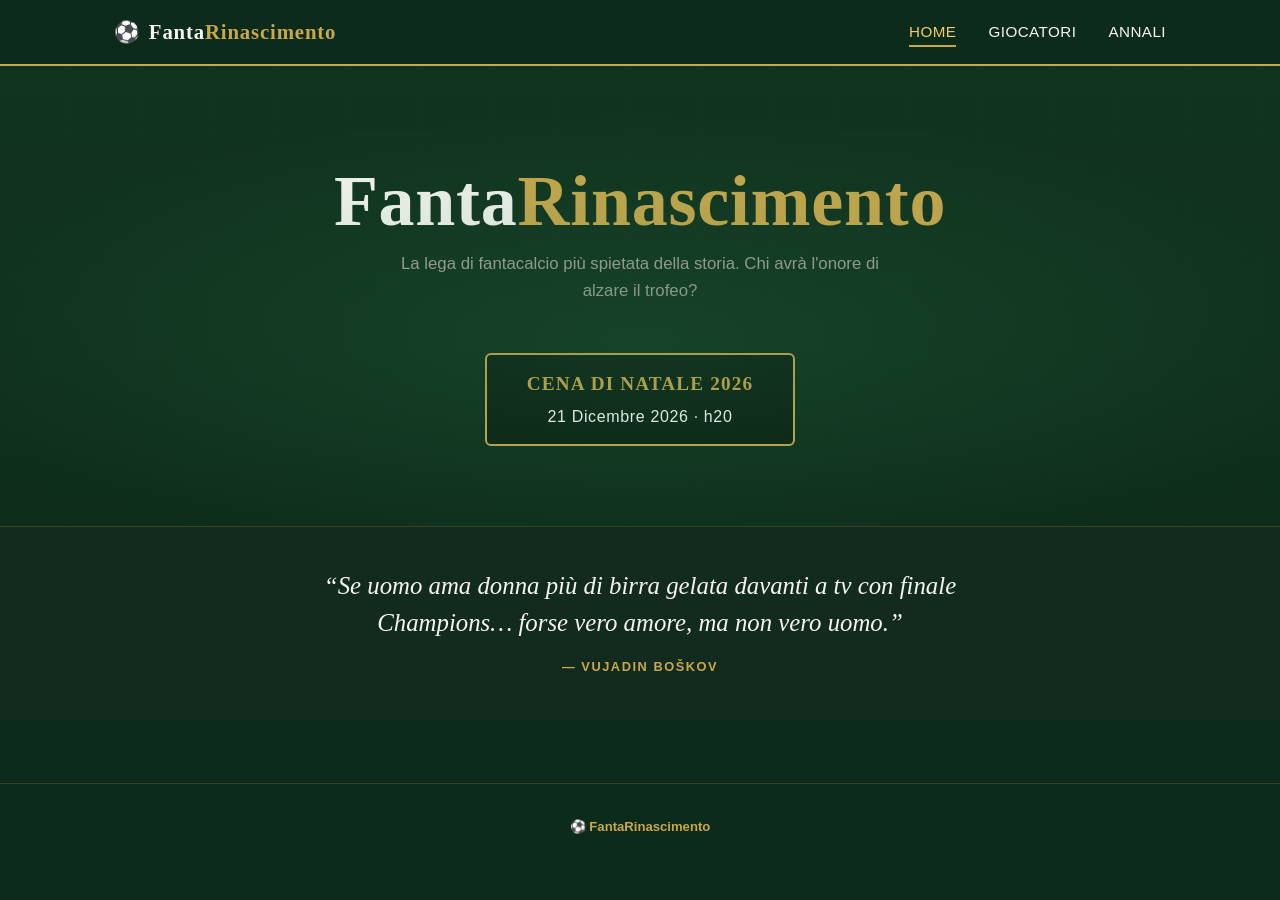
<file: index.html>
<!DOCTYPE html>
<html lang="it">
<head>
  <meta charset="UTF-8" />
  <meta name="viewport" content="width=device-width, initial-scale=1.0" />
  <title>FantaRinascimento – La Lega</title>
  <link rel="icon" type="image/png" href="img/favicon.png" />
  <link rel="stylesheet" href="style.css" />
</head>
<body>

  <!-- NAVBAR -->
  <nav>
    <div class="nav-inner">
      <a class="nav-logo" href="/">⚽ <span>Fanta<em>Rinascimento</em></span></a>
      <button class="nav-toggle" aria-label="Menu" id="nav-toggle">
        <span></span><span></span><span></span>
      </button>
      <ul class="nav-links" id="nav-links">
        <li><a href="/" class="active">Home</a></li>
        <li><a href="/giocatori">Giocatori</a></li>
        <li><a href="/annali">Annali</a></li>
      </ul>
    </div>
  </nav>

  <!-- HERO -->
  <section class="hero">
    <h1>Fanta<em>Rinascimento</em></h1>
    <p class="hero-subtitle">La lega di fantacalcio più spietata della storia. Chi avrà l'onore di alzare il trofeo?</p>
    <div class="asta-info">
      <span class="asta-label">Cena di Natale 2026</span>
      <span class="asta-date">21 Dicembre 2026 · h20</span>
    </div>
  </section>

  <!-- QUOTE BAR -->
  <div class="stats-bar">
    <div class="section" style="justify-content: center; padding: 2.5rem 2rem;">
      <blockquote class="boskov-quote">
        <p>&#8220;Se uomo ama donna più di birra gelata davanti a tv con finale Champions&#8230; forse vero amore, ma non vero uomo.&#8221;</p>
        <cite>— Vujadin Boškov</cite>
      </blockquote>
    </div>
  </div>

  <!-- FOOTER -->
  <footer>
    <p>⚽ <strong>FantaRinascimento</strong></p>
  </footer>

  <script>
    var t = document.getElementById('nav-toggle');
    var l = document.getElementById('nav-links');
    t.addEventListener('click', function() {
      t.classList.toggle('open');
      l.classList.toggle('open');
    });
  </script>
</body>
</html>
</file>
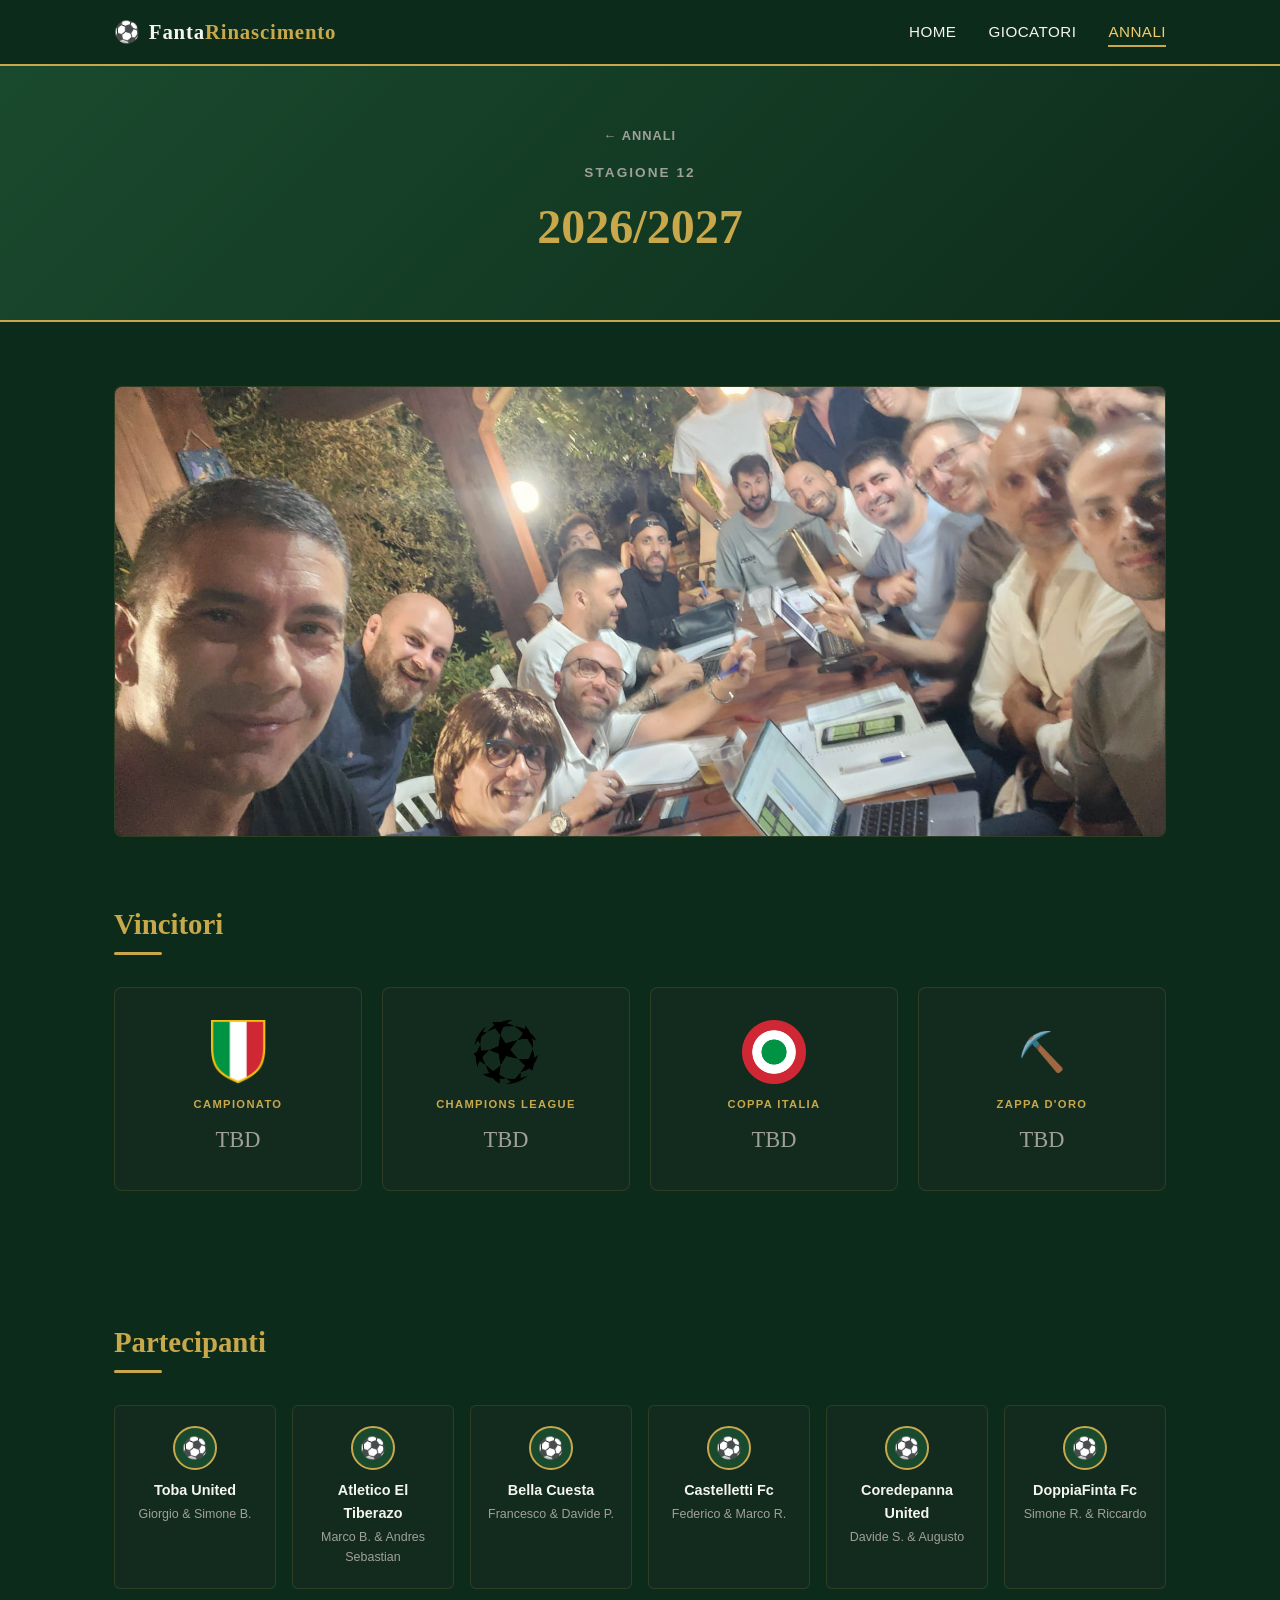
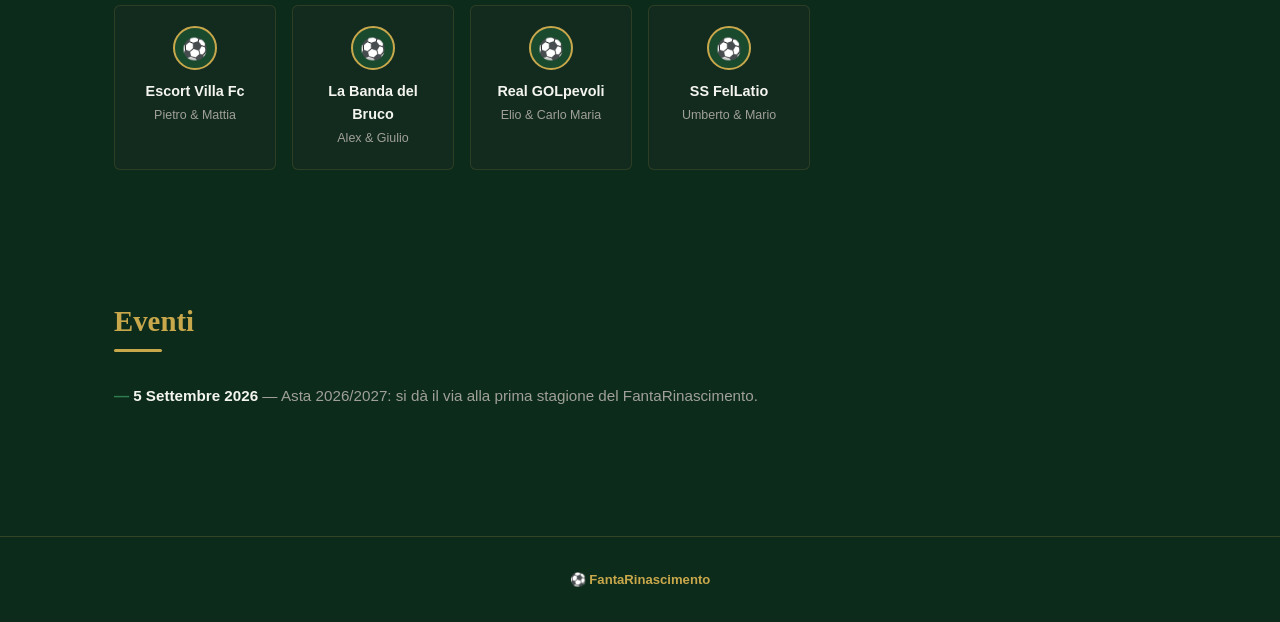
<file: annali-2026-2027.html>
<!DOCTYPE html>
<html lang="it">
<head>
  <meta charset="UTF-8" />
  <meta name="viewport" content="width=device-width, initial-scale=1.0" />
  <title>Stagione 12 · 2026/2027 – FantaRinascimento</title>
  <link rel="icon" type="image/png" href="img/favicon.png" />
  <link rel="stylesheet" href="style.css" />
</head>
<body>

  <!-- NAVBAR -->
  <nav>
    <div class="nav-inner">
      <a class="nav-logo" href="/">⚽ <span>Fanta<em>Rinascimento</em></span></a>
      <button class="nav-toggle" aria-label="Menu" id="nav-toggle">
        <span></span><span></span><span></span>
      </button>
      <ul class="nav-links" id="nav-links">
        <li><a href="/">Home</a></li>
        <li><a href="/giocatori">Giocatori</a></li>
        <li><a href="/annali" class="active">Annali</a></li>
      </ul>
    </div>
  </nav>

  <!-- PAGE HERO -->
  <div class="page-hero">
    <a class="page-hero-back" href="/annali">&larr; Annali</a>
    <div class="page-hero-kicker">Stagione 12</div>
    <h1>2026/2027</h1>
  </div>

  <!-- FOTO STAGIONE -->
  <div class="section" style="padding-bottom: 0;">
    <div class="stagione-foto-frame">
      <img src="foto-aste/asta_2026.jpeg" alt="Asta 2026/2027" />
    </div>
  </div>

  <!--
    VINCITORI
    Quando la stagione si conclude, sostituisci "TBD" con il nome della
    squadra vincitrice e aggiungi il manager, es:
      <div class="vincitore-squadra">I Gladiatori FC</div>
      <div class="vincitore-owner">Marco R.</div>
  -->
  <div class="section">
    <h2 class="section-title">Vincitori</h2>
    <div class="section-divider"></div>

    <div class="vincitori-grid">

      <div class="vincitore-card">
        <img src="img/logo-scudetto.png" alt="Scudetto" class="vincitore-logo" width="64" height="64" />
        <div class="vincitore-label">Campionato</div>
        <div class="vincitore-tbd">TBD</div>
      </div>

      <div class="vincitore-card">
        <img src="img/logo-champions.png" alt="Champions League" class="vincitore-logo" width="64" height="64" />
        <div class="vincitore-label">Champions League</div>
        <div class="vincitore-tbd">TBD</div>
      </div>

      <div class="vincitore-card">
        <img src="img/logo-coppa-italia.png" alt="Coppa Italia" class="vincitore-logo" width="64" height="64" />
        <div class="vincitore-label">Coppa Italia</div>
        <div class="vincitore-tbd">TBD</div>
      </div>

      <div class="vincitore-card">
        <div class="vincitore-emoji">⛏️</div>
        <div class="vincitore-label">Zappa d'Oro</div>
        <div class="vincitore-tbd">TBD</div>
      </div>

    </div>
  </div>

  <!--
    PARTECIPANTI
    Copia un blocco <div class="partecipante-card">...</div> per ogni
    squadra della stagione e aggiorna nome ed emoji.
  -->
  <div class="section">
    <h2 class="section-title">Partecipanti</h2>
    <div class="section-divider"></div>

    <div class="partecipanti-grid">

      <div class="partecipante-card">
        <div class="partecipante-avatar">⚽</div>
        <div class="partecipante-nome">Toba United</div>
        <div class="partecipante-manager">Giorgio &amp; Simone B.</div>
      </div>

      <div class="partecipante-card">
        <div class="partecipante-avatar">⚽</div>
        <div class="partecipante-nome">Atletico El Tiberazo</div>
        <div class="partecipante-manager">Marco B. &amp; Andres Sebastian</div>
      </div>

      <div class="partecipante-card">
        <div class="partecipante-avatar">⚽</div>
        <div class="partecipante-nome">Bella Cuesta</div>
        <div class="partecipante-manager">Francesco &amp; Davide P.</div>
      </div>

      <div class="partecipante-card">
        <div class="partecipante-avatar">⚽</div>
        <div class="partecipante-nome">Castelletti Fc</div>
        <div class="partecipante-manager">Federico &amp; Marco R.</div>
      </div>

      <div class="partecipante-card">
        <div class="partecipante-avatar">⚽</div>
        <div class="partecipante-nome">Coredepanna United</div>
        <div class="partecipante-manager">Davide S. &amp; Augusto</div>
      </div>

      <div class="partecipante-card">
        <div class="partecipante-avatar">⚽</div>
        <div class="partecipante-nome">DoppiaFinta Fc</div>
        <div class="partecipante-manager">Simone R. &amp; Riccardo</div>
      </div>

      <div class="partecipante-card">
        <div class="partecipante-avatar">⚽</div>
        <div class="partecipante-nome">Escort Villa Fc</div>
        <div class="partecipante-manager">Pietro &amp; Mattia</div>
      </div>

      <div class="partecipante-card">
        <div class="partecipante-avatar">⚽</div>
        <div class="partecipante-nome">La Banda del Bruco</div>
        <div class="partecipante-manager">Alex &amp; Giulio</div>
      </div>

      <div class="partecipante-card">
        <div class="partecipante-avatar">⚽</div>
        <div class="partecipante-nome">Real GOLpevoli</div>
        <div class="partecipante-manager">Elio &amp; Carlo Maria</div>
      </div>

      <div class="partecipante-card">
        <div class="partecipante-avatar">⚽</div>
        <div class="partecipante-nome">SS FelLatio</div>
        <div class="partecipante-manager">Umberto &amp; Mario</div>
      </div>

    </div>
  </div>

  <!--
    EVENTI
    Aggiungi un <li> per ogni evento, nel formato:
      <li><strong>Data</strong> — descrizione dell'evento.</li>
  -->
  <div class="section">
    <h2 class="section-title">Eventi</h2>
    <div class="section-divider"></div>

    <ul class="eventi-lista">
      <li><strong>5 Settembre 2026</strong> — Asta 2026/2027: si dà il via alla prima stagione del FantaRinascimento.</li>
    </ul>
  </div>

  <!-- FOOTER -->
  <footer>
    <p>⚽ <strong>FantaRinascimento</strong></p>
  </footer>

  <script>
    var t = document.getElementById('nav-toggle');
    var l = document.getElementById('nav-links');
    t.addEventListener('click', function() {
      t.classList.toggle('open');
      l.classList.toggle('open');
    });
  </script>
</body>
</html>
</file>
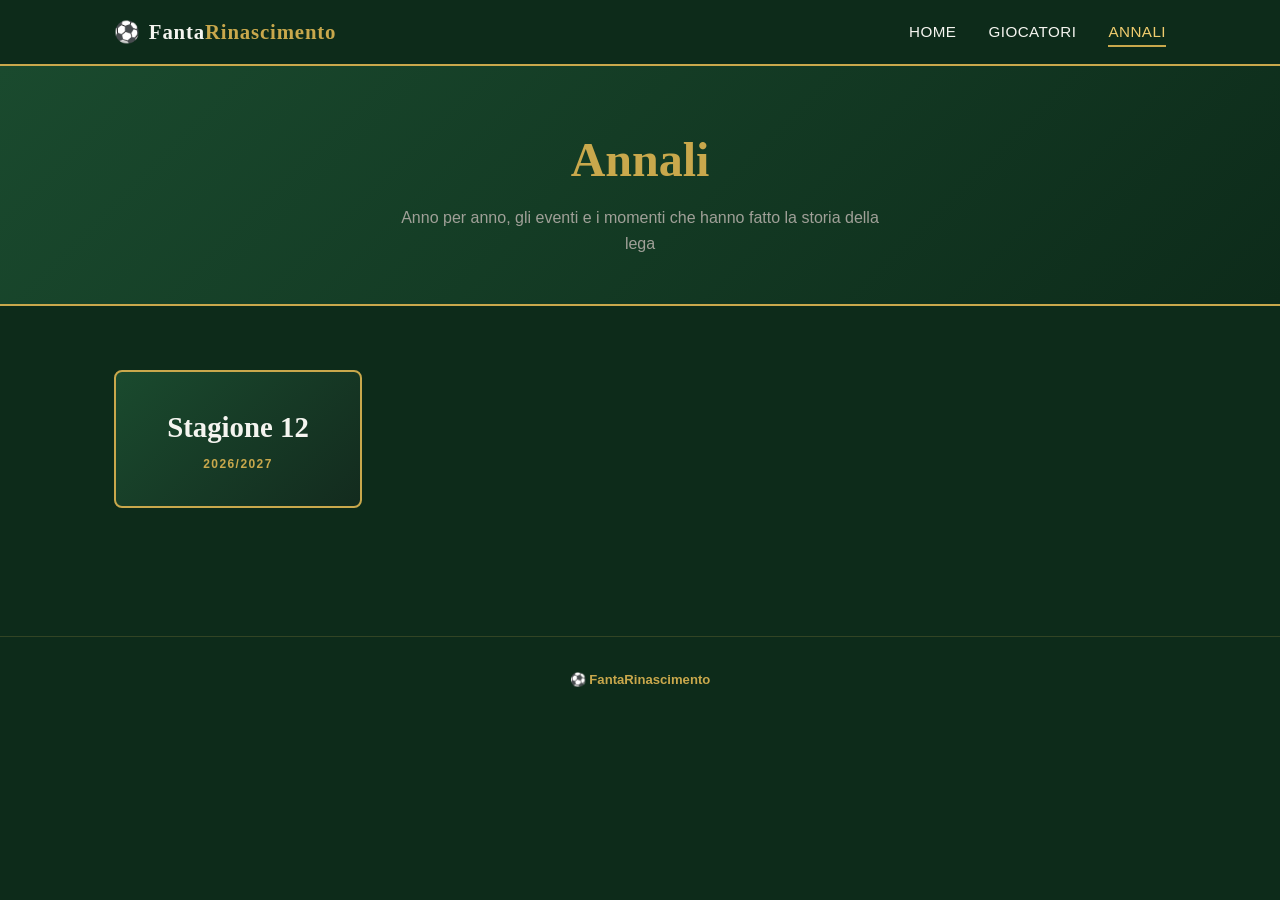
<file: annali.html>
<!DOCTYPE html>
<html lang="it">
<head>
  <meta charset="UTF-8" />
  <meta name="viewport" content="width=device-width, initial-scale=1.0" />
  <title>Annali – FantaRinascimento</title>
  <link rel="icon" type="image/png" href="img/favicon.png" />
  <link rel="stylesheet" href="style.css" />
</head>
<body>

  <!-- NAVBAR -->
  <nav>
    <div class="nav-inner">
      <a class="nav-logo" href="/">⚽ <span>Fanta<em>Rinascimento</em></span></a>
      <button class="nav-toggle" aria-label="Menu" id="nav-toggle">
        <span></span><span></span><span></span>
      </button>
      <ul class="nav-links" id="nav-links">
        <li><a href="/">Home</a></li>
        <li><a href="/giocatori">Giocatori</a></li>
        <li><a href="/annali" class="active">Annali</a></li>
      </ul>
    </div>
  </nav>

  <!-- PAGE HERO -->
  <div class="page-hero">
    <h1>Annali</h1>
    <p>Anno per anno, gli eventi e i momenti che hanno fatto la storia della lega</p>
  </div>

  <!--
    COME AGGIUNGERE UN NUOVO ANNO
    1. Copia un file annali-YYYY-YYYY.html esistente, rinominalo per la
       nuova stagione e aggiorna i suoi eventi (vedi il commento in quel file).
    2. Aggiungi qui sotto un nuovo blocco <a class="anno-card">, con il
       nuovo anno più recente per primo.
  -->

  <div class="section">
    <div class="anni-grid">

      <a class="anno-card" href="/annali-2026-2027">
        <span class="anno-card-num">Stagione 12</span>
        <span class="anno-card-sub">2026/2027</span>
      </a>

    </div>
  </div>

  <!-- FOOTER -->
  <footer>
    <p>⚽ <strong>FantaRinascimento</strong></p>
  </footer>

  <script>
    var t = document.getElementById('nav-toggle');
    var l = document.getElementById('nav-links');
    t.addEventListener('click', function() {
      t.classList.toggle('open');
      l.classList.toggle('open');
    });
  </script>
</body>
</html>
</file>
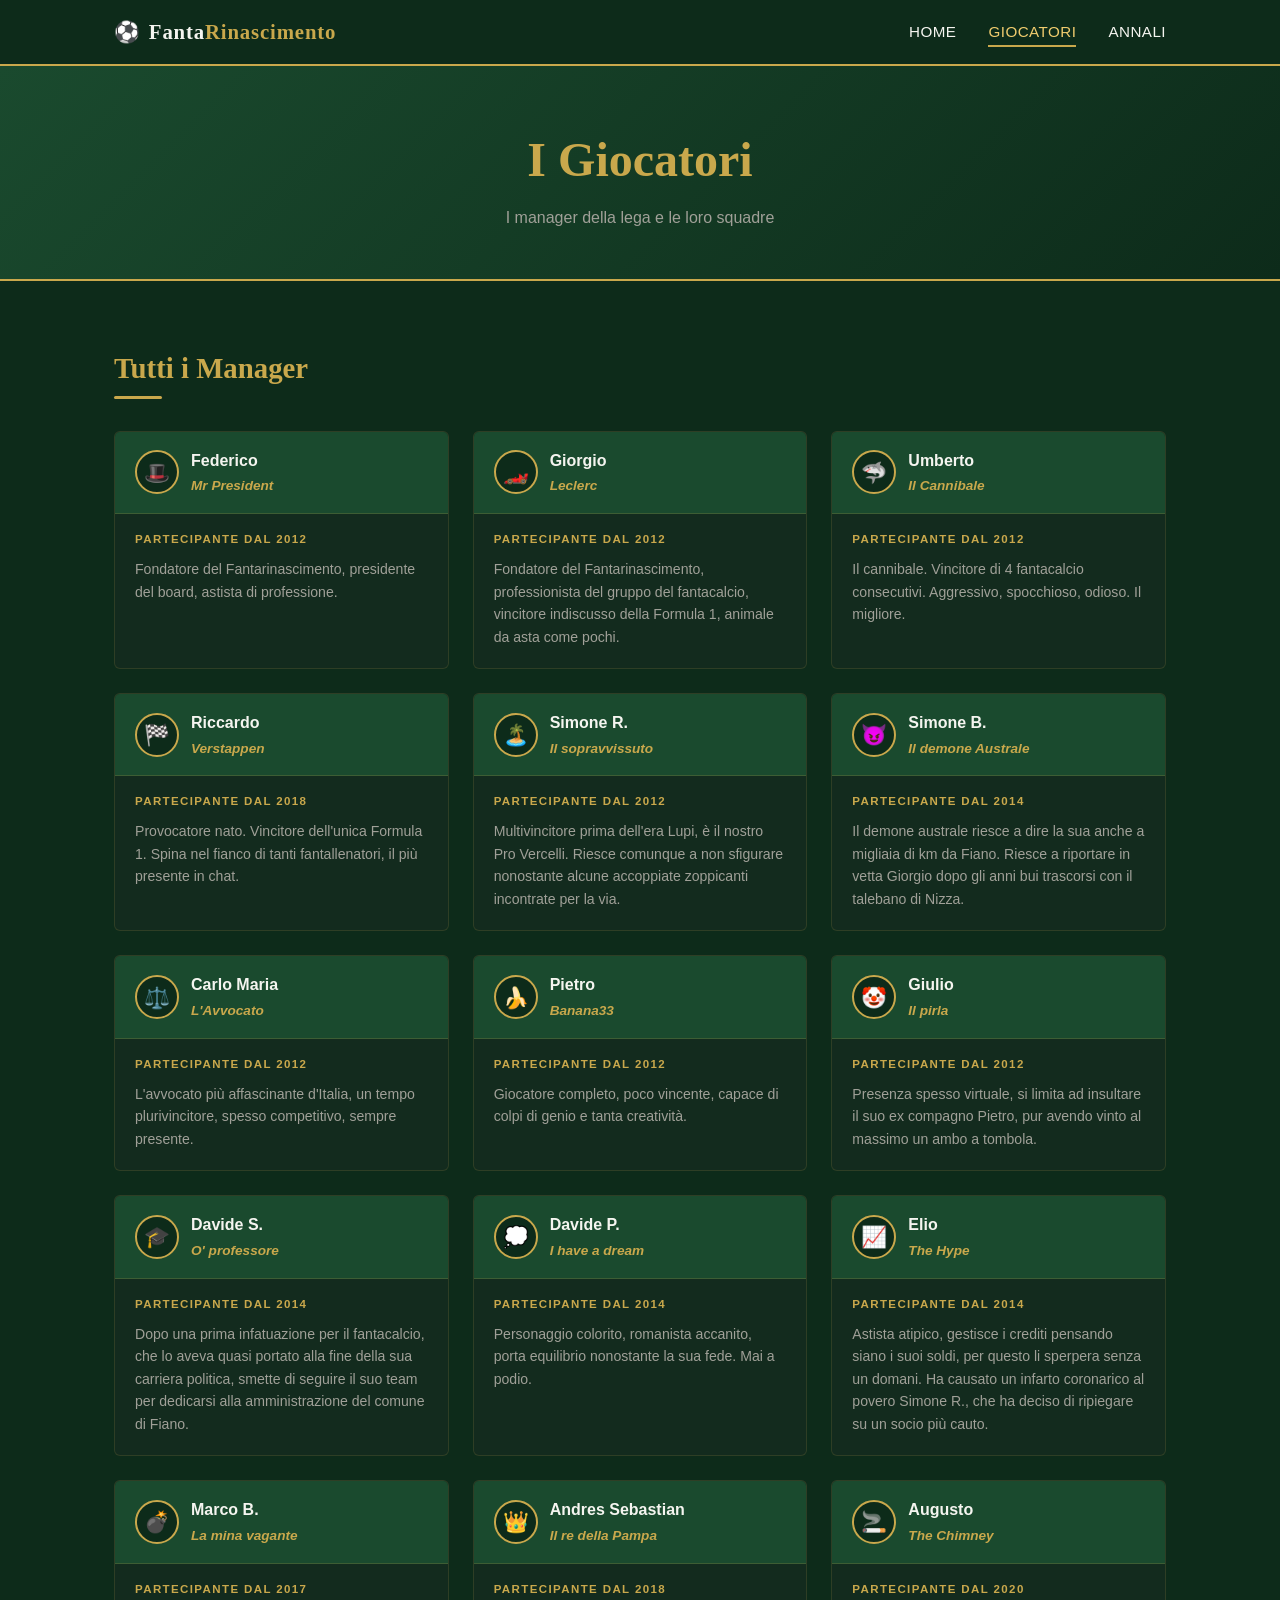
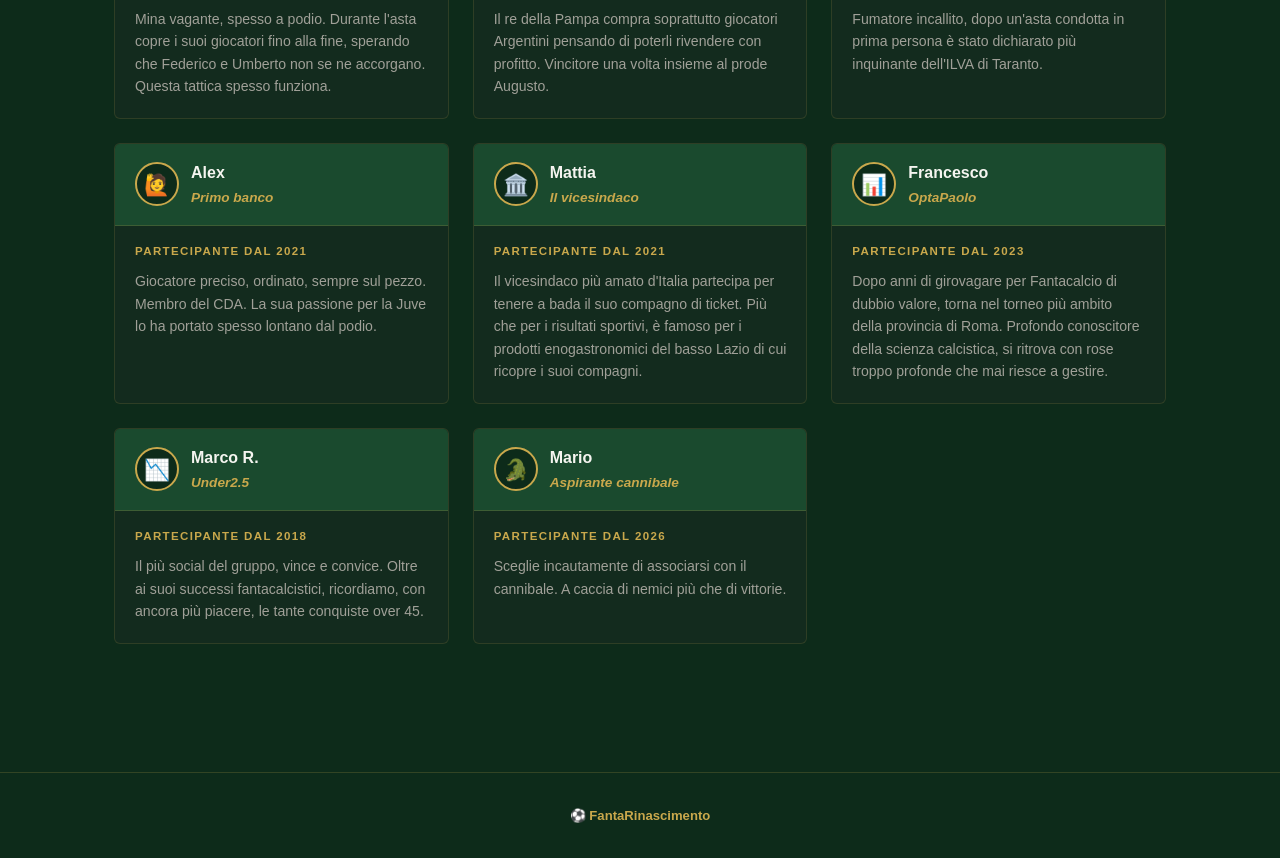
<file: giocatori.html>
<!DOCTYPE html>
<html lang="it">
<head>
  <meta charset="UTF-8" />
  <meta name="viewport" content="width=device-width, initial-scale=1.0" />
  <title>Giocatori – FantaRinascimento</title>
  <link rel="icon" type="image/png" href="img/favicon.png" />
  <link rel="stylesheet" href="style.css" />
</head>
<body>

  <!-- NAVBAR -->
  <nav>
    <div class="nav-inner">
      <a class="nav-logo" href="/">⚽ <span>Fanta<em>Rinascimento</em></span></a>
      <button class="nav-toggle" aria-label="Menu" id="nav-toggle">
        <span></span><span></span><span></span>
      </button>
      <ul class="nav-links" id="nav-links">
        <li><a href="/">Home</a></li>
        <li><a href="/giocatori" class="active">Giocatori</a></li>
        <li><a href="/annali">Annali</a></li>
      </ul>
    </div>
  </nav>

  <!-- PAGE HERO -->
  <div class="page-hero">
    <h1>I Giocatori</h1>
    <p>I manager della lega e le loro squadre</p>
  </div>

  <!-- GIOCATORI GRID -->
  <div class="section">
    <h2 class="section-title">Tutti i Manager</h2>
    <div class="section-divider"></div>
    <div class="giocatori-grid">

      <div class="giocatore-card">
        <div class="giocatore-header">
          <div class="giocatore-avatar">🎩</div>
          <div class="giocatore-info">
            <div class="name">Federico</div>
            <div class="soprannome">Mr President</div>
          </div>
        </div>
        <div class="giocatore-body">
          <div class="giocatore-dal">Partecipante dal 2012</div>
          <p class="giocatore-desc">Fondatore del Fantarinascimento, presidente del board, astista di professione.</p>
        </div>
      </div>

      <div class="giocatore-card">
        <div class="giocatore-header">
          <div class="giocatore-avatar">🏎️</div>
          <div class="giocatore-info">
            <div class="name">Giorgio</div>
            <div class="soprannome">Leclerc</div>
          </div>
        </div>
        <div class="giocatore-body">
          <div class="giocatore-dal">Partecipante dal 2012</div>
          <p class="giocatore-desc">Fondatore del Fantarinascimento, professionista del gruppo del fantacalcio, vincitore indiscusso della Formula 1, animale da asta come pochi.</p>
        </div>
      </div>

      <div class="giocatore-card">
        <div class="giocatore-header">
          <div class="giocatore-avatar">🦈</div>
          <div class="giocatore-info">
            <div class="name">Umberto</div>
            <div class="soprannome">Il Cannibale</div>
          </div>
        </div>
        <div class="giocatore-body">
          <div class="giocatore-dal">Partecipante dal 2012</div>
          <p class="giocatore-desc">Il cannibale. Vincitore di 4 fantacalcio consecutivi. Aggressivo, spocchioso, odioso. Il migliore.</p>
        </div>
      </div>

      <div class="giocatore-card">
        <div class="giocatore-header">
          <div class="giocatore-avatar">🏁</div>
          <div class="giocatore-info">
            <div class="name">Riccardo</div>
            <div class="soprannome">Verstappen</div>
          </div>
        </div>
        <div class="giocatore-body">
          <div class="giocatore-dal">Partecipante dal 2018</div>
          <p class="giocatore-desc">Provocatore nato. Vincitore dell'unica Formula 1. Spina nel fianco di tanti fantallenatori, il più presente in chat.</p>
        </div>
      </div>

      <div class="giocatore-card">
        <div class="giocatore-header">
          <div class="giocatore-avatar">🏝️</div>
          <div class="giocatore-info">
            <div class="name">Simone R.</div>
            <div class="soprannome">Il sopravvissuto</div>
          </div>
        </div>
        <div class="giocatore-body">
          <div class="giocatore-dal">Partecipante dal 2012</div>
          <p class="giocatore-desc">Multivincitore prima dell'era Lupi, è il nostro Pro Vercelli. Riesce comunque a non sfigurare nonostante alcune accoppiate zoppicanti incontrate per la via.</p>
        </div>
      </div>

      <div class="giocatore-card">
        <div class="giocatore-header">
          <div class="giocatore-avatar">😈</div>
          <div class="giocatore-info">
            <div class="name">Simone B.</div>
            <div class="soprannome">Il demone Australe</div>
          </div>
        </div>
        <div class="giocatore-body">
          <div class="giocatore-dal">Partecipante dal 2014</div>
          <p class="giocatore-desc">Il demone australe riesce a dire la sua anche a migliaia di km da Fiano. Riesce a riportare in vetta Giorgio dopo gli anni bui trascorsi con il talebano di Nizza.</p>
        </div>
      </div>

      <div class="giocatore-card">
        <div class="giocatore-header">
          <div class="giocatore-avatar">⚖️</div>
          <div class="giocatore-info">
            <div class="name">Carlo Maria</div>
            <div class="soprannome">L'Avvocato</div>
          </div>
        </div>
        <div class="giocatore-body">
          <div class="giocatore-dal">Partecipante dal 2012</div>
          <p class="giocatore-desc">L'avvocato più affascinante d'Italia, un tempo plurivincitore, spesso competitivo, sempre presente.</p>
        </div>
      </div>

      <div class="giocatore-card">
        <div class="giocatore-header">
          <div class="giocatore-avatar">🍌</div>
          <div class="giocatore-info">
            <div class="name">Pietro</div>
            <div class="soprannome">Banana33</div>
          </div>
        </div>
        <div class="giocatore-body">
          <div class="giocatore-dal">Partecipante dal 2012</div>
          <p class="giocatore-desc">Giocatore completo, poco vincente, capace di colpi di genio e tanta creatività.</p>
        </div>
      </div>

      <div class="giocatore-card">
        <div class="giocatore-header">
          <div class="giocatore-avatar">🤡</div>
          <div class="giocatore-info">
            <div class="name">Giulio</div>
            <div class="soprannome">Il pirla</div>
          </div>
        </div>
        <div class="giocatore-body">
          <div class="giocatore-dal">Partecipante dal 2012</div>
          <p class="giocatore-desc">Presenza spesso virtuale, si limita ad insultare il suo ex compagno Pietro, pur avendo vinto al massimo un ambo a tombola.</p>
        </div>
      </div>

      <div class="giocatore-card">
        <div class="giocatore-header">
          <div class="giocatore-avatar">🎓</div>
          <div class="giocatore-info">
            <div class="name">Davide S.</div>
            <div class="soprannome">O' professore</div>
          </div>
        </div>
        <div class="giocatore-body">
          <div class="giocatore-dal">Partecipante dal 2014</div>
          <p class="giocatore-desc">Dopo una prima infatuazione per il fantacalcio, che lo aveva quasi portato alla fine della sua carriera politica, smette di seguire il suo team per dedicarsi alla amministrazione del comune di Fiano.</p>
        </div>
      </div>

      <div class="giocatore-card">
        <div class="giocatore-header">
          <div class="giocatore-avatar">💭</div>
          <div class="giocatore-info">
            <div class="name">Davide P.</div>
            <div class="soprannome">I have a dream</div>
          </div>
        </div>
        <div class="giocatore-body">
          <div class="giocatore-dal">Partecipante dal 2014</div>
          <p class="giocatore-desc">Personaggio colorito, romanista accanito, porta equilibrio nonostante la sua fede. Mai a podio.</p>
        </div>
      </div>

      <div class="giocatore-card">
        <div class="giocatore-header">
          <div class="giocatore-avatar">📈</div>
          <div class="giocatore-info">
            <div class="name">Elio</div>
            <div class="soprannome">The Hype</div>
          </div>
        </div>
        <div class="giocatore-body">
          <div class="giocatore-dal">Partecipante dal 2014</div>
          <p class="giocatore-desc">Astista atipico, gestisce i crediti pensando siano i suoi soldi, per questo li sperpera senza un domani. Ha causato un infarto coronarico al povero Simone R., che ha deciso di ripiegare su un socio più cauto.</p>
        </div>
      </div>

      <div class="giocatore-card">
        <div class="giocatore-header">
          <div class="giocatore-avatar">💣</div>
          <div class="giocatore-info">
            <div class="name">Marco B.</div>
            <div class="soprannome">La mina vagante</div>
          </div>
        </div>
        <div class="giocatore-body">
          <div class="giocatore-dal">Partecipante dal 2017</div>
          <p class="giocatore-desc">Mina vagante, spesso a podio. Durante l'asta copre i suoi giocatori fino alla fine, sperando che Federico e Umberto non se ne accorgano. Questa tattica spesso funziona.</p>
        </div>
      </div>

      <div class="giocatore-card">
        <div class="giocatore-header">
          <div class="giocatore-avatar">👑</div>
          <div class="giocatore-info">
            <div class="name">Andres Sebastian</div>
            <div class="soprannome">Il re della Pampa</div>
          </div>
        </div>
        <div class="giocatore-body">
          <div class="giocatore-dal">Partecipante dal 2018</div>
          <p class="giocatore-desc">Il re della Pampa compra soprattutto giocatori Argentini pensando di poterli rivendere con profitto. Vincitore una volta insieme al prode Augusto.</p>
        </div>
      </div>

      <div class="giocatore-card">
        <div class="giocatore-header">
          <div class="giocatore-avatar">🚬</div>
          <div class="giocatore-info">
            <div class="name">Augusto</div>
            <div class="soprannome">The Chimney</div>
          </div>
        </div>
        <div class="giocatore-body">
          <div class="giocatore-dal">Partecipante dal 2020</div>
          <p class="giocatore-desc">Fumatore incallito, dopo un'asta condotta in prima persona è stato dichiarato più inquinante dell'ILVA di Taranto.</p>
        </div>
      </div>

      <div class="giocatore-card">
        <div class="giocatore-header">
          <div class="giocatore-avatar">🙋</div>
          <div class="giocatore-info">
            <div class="name">Alex</div>
            <div class="soprannome">Primo banco</div>
          </div>
        </div>
        <div class="giocatore-body">
          <div class="giocatore-dal">Partecipante dal 2021</div>
          <p class="giocatore-desc">Giocatore preciso, ordinato, sempre sul pezzo. Membro del CDA. La sua passione per la Juve lo ha portato spesso lontano dal podio.</p>
        </div>
      </div>

      <div class="giocatore-card">
        <div class="giocatore-header">
          <div class="giocatore-avatar">🏛️</div>
          <div class="giocatore-info">
            <div class="name">Mattia</div>
            <div class="soprannome">Il vicesindaco</div>
          </div>
        </div>
        <div class="giocatore-body">
          <div class="giocatore-dal">Partecipante dal 2021</div>
          <p class="giocatore-desc">Il vicesindaco più amato d'Italia partecipa per tenere a bada il suo compagno di ticket. Più che per i risultati sportivi, è famoso per i prodotti enogastronomici del basso Lazio di cui ricopre i suoi compagni.</p>
        </div>
      </div>

      <div class="giocatore-card">
        <div class="giocatore-header">
          <div class="giocatore-avatar">📊</div>
          <div class="giocatore-info">
            <div class="name">Francesco</div>
            <div class="soprannome">OptaPaolo</div>
          </div>
        </div>
        <div class="giocatore-body">
          <div class="giocatore-dal">Partecipante dal 2023</div>
          <p class="giocatore-desc">Dopo anni di girovagare per Fantacalcio di dubbio valore, torna nel torneo più ambito della provincia di Roma. Profondo conoscitore della scienza calcistica, si ritrova con rose troppo profonde che mai riesce a gestire.</p>
        </div>
      </div>

      <div class="giocatore-card">
        <div class="giocatore-header">
          <div class="giocatore-avatar">📉</div>
          <div class="giocatore-info">
            <div class="name">Marco R.</div>
            <div class="soprannome">Under2.5</div>
          </div>
        </div>
        <div class="giocatore-body">
          <div class="giocatore-dal">Partecipante dal 2018</div>
          <p class="giocatore-desc">Il più social del gruppo, vince e convice. Oltre ai suoi successi fantacalcistici, ricordiamo, con ancora più piacere, le tante conquiste over 45.</p>
        </div>
      </div>

      <div class="giocatore-card">
        <div class="giocatore-header">
          <div class="giocatore-avatar">🐊</div>
          <div class="giocatore-info">
            <div class="name">Mario</div>
            <div class="soprannome">Aspirante cannibale</div>
          </div>
        </div>
        <div class="giocatore-body">
          <div class="giocatore-dal">Partecipante dal 2026</div>
          <p class="giocatore-desc">Sceglie incautamente di associarsi con il cannibale. A caccia di nemici più che di vittorie.</p>
        </div>
      </div>

    </div>
  </div>

  <!-- FOOTER -->
  <footer>
    <p>⚽ <strong>FantaRinascimento</strong></p>
  </footer>

  <script>
    var t = document.getElementById('nav-toggle');
    var l = document.getElementById('nav-links');
    t.addEventListener('click', function() {
      t.classList.toggle('open');
      l.classList.toggle('open');
    });
  </script>
</body>
</html>
</file>
<file: style.css>
/* ===== RESET & BASE ===== */
*, *::before, *::after { box-sizing: border-box; margin: 0; padding: 0; }

:root {
  --green-dark:   #0d2b1a;
  --green-mid:    #1a4a2e;
  --green-light:  #2e7d4f;
  --gold:         #c9a84c;
  --gold-light:   #f0cc6e;
  --white:        #f5f5f0;
  --gray:         #a0a098;
  --card-bg:      #132b1e;
  --font-head:    'Georgia', serif;
  --font-body:    'Helvetica Neue', Arial, sans-serif;
}

html { scroll-behavior: smooth; }

body {
  background-color: var(--green-dark);
  color: var(--white);
  font-family: var(--font-body);
  font-size: 16px;
  line-height: 1.6;
  min-height: 100vh;
}

a { color: var(--gold-light); text-decoration: none; }
a:hover { color: var(--white); }

/* ===== NAVBAR ===== */
nav {
  background: var(--green-dark);
  border-bottom: 2px solid var(--gold);
  position: sticky;
  top: 0;
  z-index: 100;
}

.nav-inner {
  max-width: 1100px;
  margin: 0 auto;
  display: flex;
  align-items: center;
  justify-content: space-between;
  padding: 0 1.5rem;
  height: 64px;
}

.nav-logo {
  font-family: var(--font-head);
  font-size: 1.3rem;
  font-weight: bold;
  color: var(--gold);
  letter-spacing: 0.04em;
  display: flex;
  align-items: center;
  gap: 0.5rem;
}

.nav-logo span { color: var(--white); }
.nav-logo span em { font-style: normal; color: var(--gold); }
a.nav-logo { text-decoration: none; }

.nav-links { display: flex; gap: 2rem; list-style: none; }

.nav-links a {
  color: var(--white);
  font-size: 0.95rem;
  font-weight: 500;
  letter-spacing: 0.03em;
  text-transform: uppercase;
  padding: 0.3rem 0;
  border-bottom: 2px solid transparent;
  transition: border-color 0.2s, color 0.2s;
}

.nav-links a:hover,
.nav-links a.active {
  color: var(--gold-light);
  border-bottom-color: var(--gold);
}

/* ===== HERO ===== */
.hero {
  background:
    linear-gradient(to bottom, rgba(13,43,26,0.7) 0%, rgba(13,43,26,0.95) 100%),
    repeating-linear-gradient(
      to right,
      transparent 0px, transparent 69px,
      rgba(255,255,255,0.03) 69px, rgba(255,255,255,0.03) 70px
    ),
    repeating-linear-gradient(
      to bottom,
      transparent 0px, transparent 69px,
      rgba(255,255,255,0.03) 69px, rgba(255,255,255,0.03) 70px
    ),
    var(--green-mid);
  text-align: center;
  padding: 6rem 1.5rem 5rem;
  position: relative;
  overflow: hidden;
}

.hero::before {
  content: '';
  position: absolute;
  inset: 0;
  background: radial-gradient(ellipse 60% 50% at 50% 60%, rgba(46,125,79,0.25), transparent);
  pointer-events: none;
}

.hero h1 {
  font-family: var(--font-head);
  font-size: clamp(2.4rem, 6vw, 4.5rem);
  font-weight: 700;
  color: var(--white);
  line-height: 1.1;
  letter-spacing: 0.01em;
  margin-bottom: 0.6rem;
}

.hero h1 em {
  font-style: normal;
  color: var(--gold);
}

.hero-subtitle {
  font-size: 1.05rem;
  color: var(--gray);
  max-width: 520px;
  margin: 0 auto 2.5rem;
}

.asta-info {
  display: inline-flex;
  flex-direction: column;
  align-items: center;
  gap: 0.25rem;
  background: rgba(0,0,0,0.35);
  border: 2px solid var(--gold);
  border-radius: 6px;
  padding: 0.9rem 2.5rem;
  margin-top: 0.5rem;
}
.asta-label {
  font-family: var(--font-head);
  font-size: 1.2rem;
  font-weight: 700;
  color: var(--gold);
  letter-spacing: 0.06em;
  text-transform: uppercase;
}
.asta-date {
  font-size: 1rem;
  color: #fff;
  letter-spacing: 0.04em;
}

/* ===== SECTION ===== */
.section { max-width: 1100px; margin: 0 auto; padding: 4rem 1.5rem; }
.section-title {
  font-family: var(--font-head);
  font-size: 1.8rem;
  color: var(--gold);
  margin-bottom: 0.3rem;
}
.section-divider {
  width: 48px; height: 3px;
  background: var(--gold);
  margin-bottom: 2rem;
  border-radius: 2px;
}

/* ===== STATS BAR ===== */
.stats-bar {
  background: var(--card-bg);
  border-top: 1px solid rgba(201,168,76,0.2);
}
.stats-bar .section {
  display: flex;
  justify-content: space-around;
  padding: 2.5rem 1.5rem;
  flex-wrap: wrap;
  gap: 1.5rem;
}

/* ===== BOSKOV QUOTE ===== */
.boskov-quote {
  text-align: center;
  max-width: 680px;
  border: none;
}
.boskov-quote p {
  font-family: var(--font-head);
  font-size: clamp(1.15rem, 3vw, 1.55rem);
  font-style: italic;
  color: var(--white);
  line-height: 1.5;
  margin-bottom: 0.75rem;
}
.boskov-quote cite {
  font-size: 0.8rem;
  font-style: normal;
  font-weight: 700;
  letter-spacing: 0.12em;
  text-transform: uppercase;
  color: var(--gold);
}

/* ===== ANNALI ===== */
.anni-grid {
  display: grid;
  grid-template-columns: repeat(auto-fill, minmax(220px, 1fr));
  gap: 1.25rem;
}

.anno-card {
  background: linear-gradient(135deg, var(--green-mid), var(--card-bg));
  border: 2px solid var(--gold);
  border-radius: 8px;
  padding: 2rem 1.5rem;
  text-align: center;
  transition: transform 0.15s, border-color 0.2s;
}
.anno-card:hover { transform: translateY(-3px); border-color: var(--gold-light); }

.anno-card-num {
  display: block;
  font-family: var(--font-head);
  font-size: 1.8rem;
  font-weight: 700;
  color: var(--white);
  margin-bottom: 0.3rem;
}
.anno-card-sub {
  display: block;
  font-size: 0.75rem;
  font-weight: 700;
  letter-spacing: 0.12em;
  text-transform: uppercase;
  color: var(--gold);
}

/* ---- Foto stagione ---- */
.stagione-foto-frame {
  aspect-ratio: 21 / 9;
  background: var(--card-bg);
  border: 1px solid rgba(201,168,76,0.15);
  border-radius: 8px;
  overflow: hidden;
  display: flex;
  align-items: center;
  justify-content: center;
}
.stagione-foto-frame img {
  width: 100%;
  height: 100%;
  object-fit: cover;
  display: block;
}
.stagione-foto-placeholder {
  color: var(--gray);
  font-size: 0.9rem;
  text-align: center;
  padding: 1rem;
  border: 1px dashed rgba(201,168,76,0.3);
  border-radius: 4px;
  margin: 1.5rem;
}

/* ---- Vincitori ---- */
.vincitori-grid {
  display: grid;
  grid-template-columns: repeat(4, 1fr);
  gap: 1.25rem;
}

.vincitore-card {
  background: var(--card-bg);
  border: 1px solid rgba(201,168,76,0.15);
  border-radius: 8px;
  padding: 2rem 1.5rem;
  text-align: center;
}

.vincitore-logo { display: block; margin: 0 auto 0.75rem; object-fit: contain; }
.vincitore-emoji {
  display: flex;
  align-items: center;
  justify-content: center;
  height: 64px;
  font-size: 2.4rem;
  line-height: 1;
  margin-bottom: 0.75rem;
}

.vincitore-label {
  font-size: 0.7rem;
  font-weight: 700;
  letter-spacing: 0.12em;
  text-transform: uppercase;
  color: var(--gold);
  margin-bottom: 0.5rem;
}

.vincitore-tbd {
  font-family: var(--font-head);
  font-size: 1.4rem;
  color: var(--gray);
}
.vincitore-squadra {
  font-family: var(--font-head);
  font-size: 1.4rem;
  color: var(--white);
}
.vincitore-owner { font-size: 0.85rem; color: var(--gray); margin-top: 0.15rem; }

/* ---- Partecipanti ---- */
.partecipanti-grid {
  display: grid;
  grid-template-columns: repeat(auto-fill, minmax(160px, 1fr));
  gap: 1rem;
}

.partecipante-card {
  background: var(--card-bg);
  border: 1px solid rgba(201,168,76,0.15);
  border-radius: 6px;
  padding: 1.25rem 1rem;
  text-align: center;
  transition: border-color 0.2s, transform 0.15s;
}
.partecipante-card:hover { border-color: var(--gold); transform: translateY(-3px); }

.partecipante-avatar {
  width: 44px; height: 44px;
  background: var(--green-mid);
  border-radius: 50%;
  border: 2px solid var(--gold);
  display: flex;
  align-items: center;
  justify-content: center;
  font-size: 1.3rem;
  margin: 0 auto 0.6rem;
}

.partecipante-nome { font-weight: 700; font-size: 0.9rem; color: var(--white); }
.partecipante-manager { font-size: 0.78rem; color: var(--gray); margin-top: 0.2rem; }

@media (max-width: 768px) {
  .vincitori-grid { grid-template-columns: repeat(2, 1fr); }
}
@media (max-width: 480px) {
  .vincitori-grid { grid-template-columns: 1fr; }
}

.eventi-lista {
  list-style: none;
  display: flex;
  flex-direction: column;
  gap: 0.75rem;
}
.eventi-lista li {
  font-size: 0.95rem;
  color: var(--gray);
  padding-left: 1.2rem;
  position: relative;
  line-height: 1.6;
}
.eventi-lista li::before {
  content: '—';
  position: absolute;
  left: 0;
  color: var(--green-light);
  font-weight: 700;
}
.eventi-lista li strong { color: var(--white); }

/* ===== GIOCATORI PAGE ===== */
.giocatori-grid {
  display: grid;
  grid-template-columns: repeat(auto-fill, minmax(300px, 1fr));
  gap: 1.5rem;
}

.giocatore-card {
  background: var(--card-bg);
  border: 1px solid rgba(201,168,76,0.15);
  border-radius: 6px;
  overflow: hidden;
  transition: border-color 0.2s, transform 0.15s;
}
.giocatore-card:hover { border-color: var(--gold); transform: translateY(-3px); }

.giocatore-header {
  background: var(--green-mid);
  padding: 1rem 1.25rem;
  display: flex;
  align-items: center;
  gap: 0.75rem;
  border-bottom: 1px solid rgba(201,168,76,0.2);
}

.giocatore-avatar {
  width: 44px; height: 44px;
  background: var(--green-dark);
  border-radius: 50%;
  border: 2px solid var(--gold);
  display: flex;
  align-items: center;
  justify-content: center;
  font-size: 1.3rem;
  flex-shrink: 0;
}

.giocatore-info .name { font-weight: 700; font-size: 1rem; color: var(--white); }
.giocatore-info .soprannome { font-size: 0.85rem; font-weight: 700; color: var(--gold); margin-top: 2px; font-style: italic; }

.giocatore-body {
  padding: 1rem 1.25rem 1.25rem;
}
.giocatore-dal {
  font-size: 0.72rem;
  font-weight: 700;
  letter-spacing: 0.12em;
  text-transform: uppercase;
  color: var(--gold);
  margin-bottom: 0.6rem;
}
.giocatore-desc {
  font-size: 0.88rem;
  color: var(--gray);
  line-height: 1.6;
}

/* ===== PAGE HERO (inner pages) ===== */
.page-hero {
  background: linear-gradient(135deg, var(--green-mid) 0%, var(--green-dark) 100%);
  border-bottom: 2px solid var(--gold);
  padding: 3.5rem 1.5rem 3rem;
  text-align: center;
}
.page-hero h1 {
  font-family: var(--font-head);
  font-size: clamp(2rem, 5vw, 3rem);
  color: var(--gold);
  margin-bottom: 0.4rem;
}
.page-hero p { color: var(--gray); font-size: 1rem; max-width: 500px; margin: 0 auto; }

.page-hero-kicker {
  font-size: 0.85rem;
  font-weight: 700;
  letter-spacing: 0.15em;
  text-transform: uppercase;
  color: var(--gray);
  margin-bottom: 0.3rem;
}

.page-hero-back {
  display: inline-block;
  font-size: 0.8rem;
  font-weight: 700;
  letter-spacing: 0.08em;
  text-transform: uppercase;
  color: var(--gray);
  margin-bottom: 1rem;
}
.page-hero-back:hover { color: var(--gold-light); }

/* ===== FOOTER ===== */
footer {
  background: var(--green-dark);
  border-top: 1px solid rgba(201,168,76,0.2);
  text-align: center;
  padding: 2rem 1.5rem;
  margin-top: 4rem;
}
footer p { font-size: 0.82rem; color: var(--gray); }
footer strong { color: var(--gold); }

/* ===== HAMBURGER BUTTON ===== */
.nav-toggle {
  display: none;
  flex-direction: column;
  justify-content: center;
  gap: 5px;
  background: none;
  border: none;
  cursor: pointer;
  padding: 0.25rem;
  z-index: 200;
}
.nav-toggle span {
  display: block;
  width: 24px;
  height: 2px;
  background: var(--white);
  border-radius: 2px;
  transition: transform 0.25s, opacity 0.2s;
}
.nav-toggle.open span:nth-child(1) { transform: translateY(7px) rotate(45deg); }
.nav-toggle.open span:nth-child(2) { opacity: 0; }
.nav-toggle.open span:nth-child(3) { transform: translateY(-7px) rotate(-45deg); }

/* ===== RESPONSIVE ===== */
@media (max-width: 768px) {
  /* Navbar */
  .nav-toggle { display: flex; }

  .nav-inner { flex-wrap: wrap; height: auto; padding: 0 1.25rem; }
  .nav-logo { height: 64px; }

  .nav-links {
    display: none;
    flex-direction: column;
    width: 100%;
    gap: 0;
    padding: 0.25rem 0 0.75rem;
    border-top: 1px solid rgba(255,255,255,0.08);
  }
  .nav-links.open { display: flex; }

  .nav-links li { border-bottom: 1px solid rgba(255,255,255,0.06); }
  .nav-links a {
    display: block;
    padding: 0.85rem 0;
    font-size: 1rem;
    border-bottom: none;
  }
  .nav-links a.active { color: var(--gold-light); }

  /* Hero */
  .hero { padding: 4rem 1.25rem 3.5rem; }
  .hero h1 { font-size: clamp(1.6rem, 8vw, 2.4rem); }
  .hero-subtitle { font-size: 0.95rem; }

  /* Sections */
  .section { padding: 2.5rem 1.25rem; }
  .page-hero { padding: 2.5rem 1.25rem 2rem; }

  /* Grids → colonna singola */
  .giocatori-grid {
    grid-template-columns: 1fr;
  }

  /* Footer */
  footer { margin-top: 2rem; }
}
</file>
